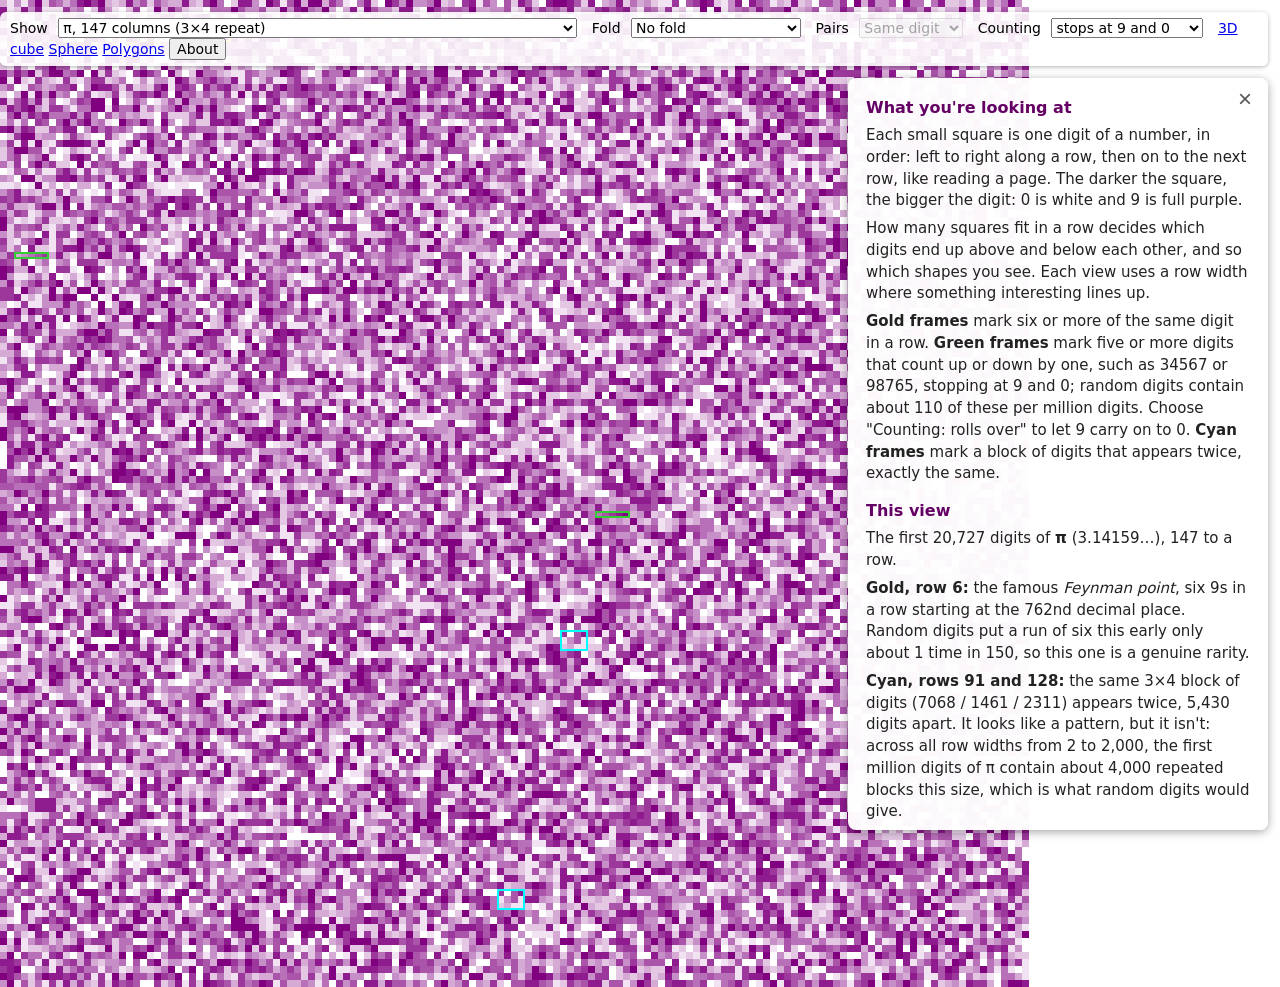
<file: index.html>
<!DOCTYPE html>
<html lang="en">
<head>
  <!-- The ?v= numbers make browsers fetch new copies after an update; change them when the files change -->
  <meta charset="UTF-8">
  <meta name="viewport" content="width=device-width, initial-scale=1.0">
  <title>Pi Mosaic</title>
  <link rel="stylesheet" href="piStyle.css?v=2026-11-10b">
</head>
<body>
  <!-- Menus for choosing which number and width to show, and whether to fold it; pi.js fills in the options -->
  <div id="viewMenu">
    <label>Show <select id="viewSelect"></select></label>
    <label>Fold <select id="foldSelect"></select></label>
    <label>Pairs <select id="pairSelect"></select></label>
    <label>Counting <select id="rolloverSelect"></select></label>
    <span id="foldInfo"></span>
    <a href="cube.html">3D cube</a>
    <a href="sphere.html">Sphere</a>
    <a href="polygons.html">Polygons</a>
    <button id="aboutButton" type="button" aria-controls="aboutPanel">About</button>
  </div>

  <!-- Plain-English explanation of what's on screen; the page's script fills in the text -->
  <aside id="aboutPanel" hidden>
    <button id="aboutClose" type="button" aria-label="Close">×</button>
    <div id="aboutText"></div>
  </aside>

  <!-- digits.js has the digit formulas; pi.js appends #piContainer to <body>, so it must load after <body> exists -->
  <script src="digits.js?v=2026-11-10b"></script>
  <script src="about.js?v=2026-11-10b"></script>
  <script src="pi.js?v=2026-11-10b"></script>
</body>
</html>
</file>
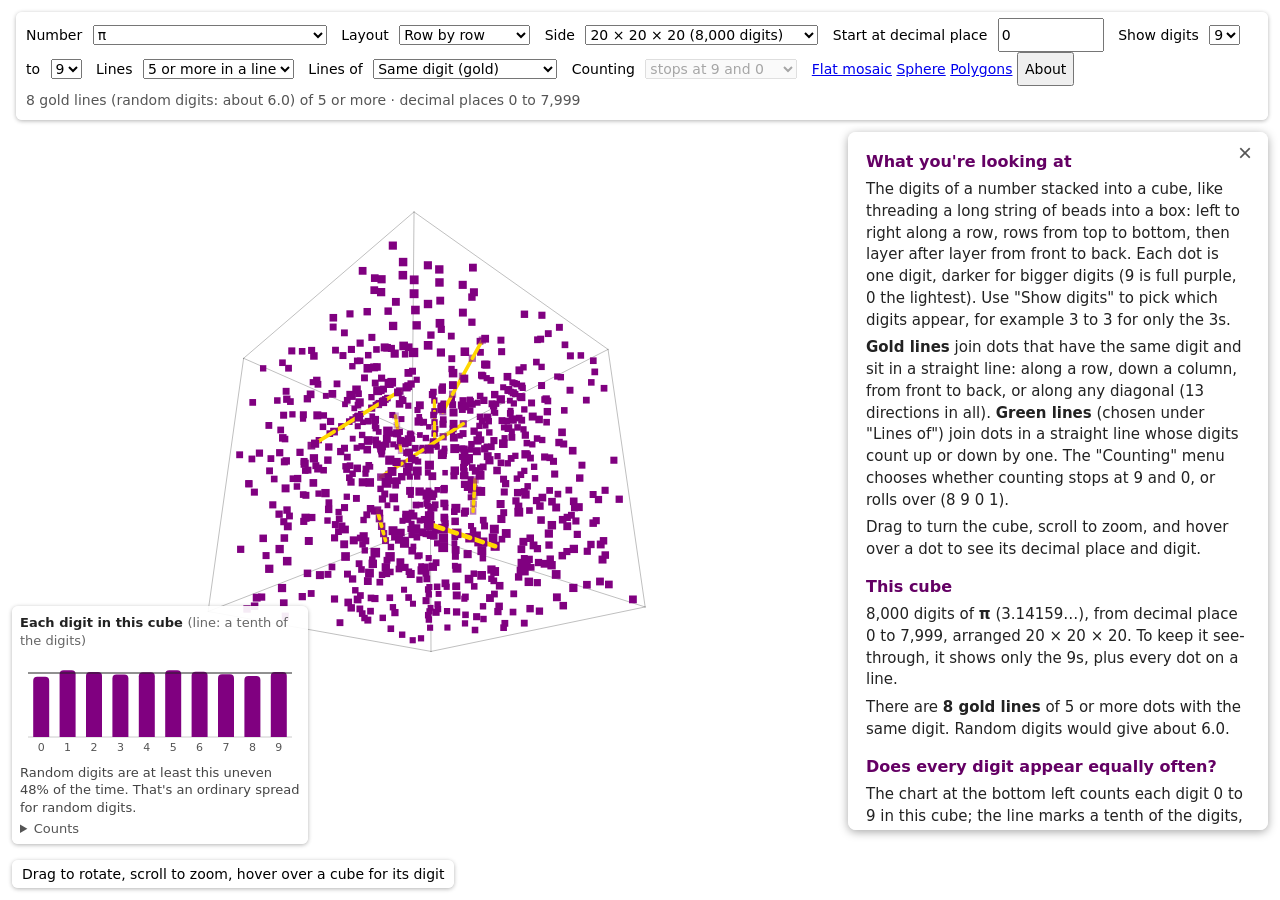
<file: cube.html>
<!DOCTYPE html>
<html lang="en">
<head>
  <!-- The ?v= numbers make browsers fetch new copies after an update; change them when the files change -->
  <meta charset="UTF-8">
  <meta name="viewport" content="width=device-width, initial-scale=1.0">
  <title>Pi Mosaic: 3D cube</title>
  <link rel="stylesheet" href="piStyle.css?v=2026-11-10b">
</head>
<body class="cubePage">
  <!-- cube.js draws the digit cube here; drag to rotate, scroll to zoom -->
  <canvas id="cubeCanvas"></canvas>

  <!-- Controls; cube.js fills in the options -->
  <div id="cubeMenu">
    <label>Number <select id="cubeNumber"></select></label>
    <label>Layout <select id="cubeLayout"></select></label>
    <label>Side <select id="cubeSide"></select></label>
    <label>Start at decimal place <input id="cubeStart" type="number" min="0" max="500000" step="1" value="0"></label>
    <label>Show digits <select id="cubeFrom"></select> to <select id="cubeTo"></select></label>
    <label>Lines <select id="cubeLines"></select></label>
    <label>Lines of <select id="cubeKind"></select></label>
    <label>Counting <select id="cubeRollover"></select></label>
    <a href="index.html">Flat mosaic</a>
    <a href="sphere.html">Sphere</a>
    <a href="polygons.html">Polygons</a>
    <button id="aboutButton" type="button" aria-controls="aboutPanel">About</button>
    <div id="cubeSummary"></div>
  </div>
  <!-- Plain-English explanation of what's on screen; the page's script fills in the text -->
  <aside id="aboutPanel" hidden>
    <button id="aboutClose" type="button" aria-label="Close">×</button>
    <div id="aboutText"></div>
  </aside>
  <!-- How often each digit appears in the cube; cube.js draws the chart -->
  <div id="digitPanel"></div>
  <div id="cubeInfo">Drag to rotate, scroll to zoom, hover over a cube for its digit</div>

  <!-- digits.js has the digit formulas used by cube.js -->
  <script src="digits.js?v=2026-11-10b"></script>
  <script src="about.js?v=2026-11-10b"></script>
  <script src="cube.js?v=2026-11-10b"></script>
</body>
</html>
</file>
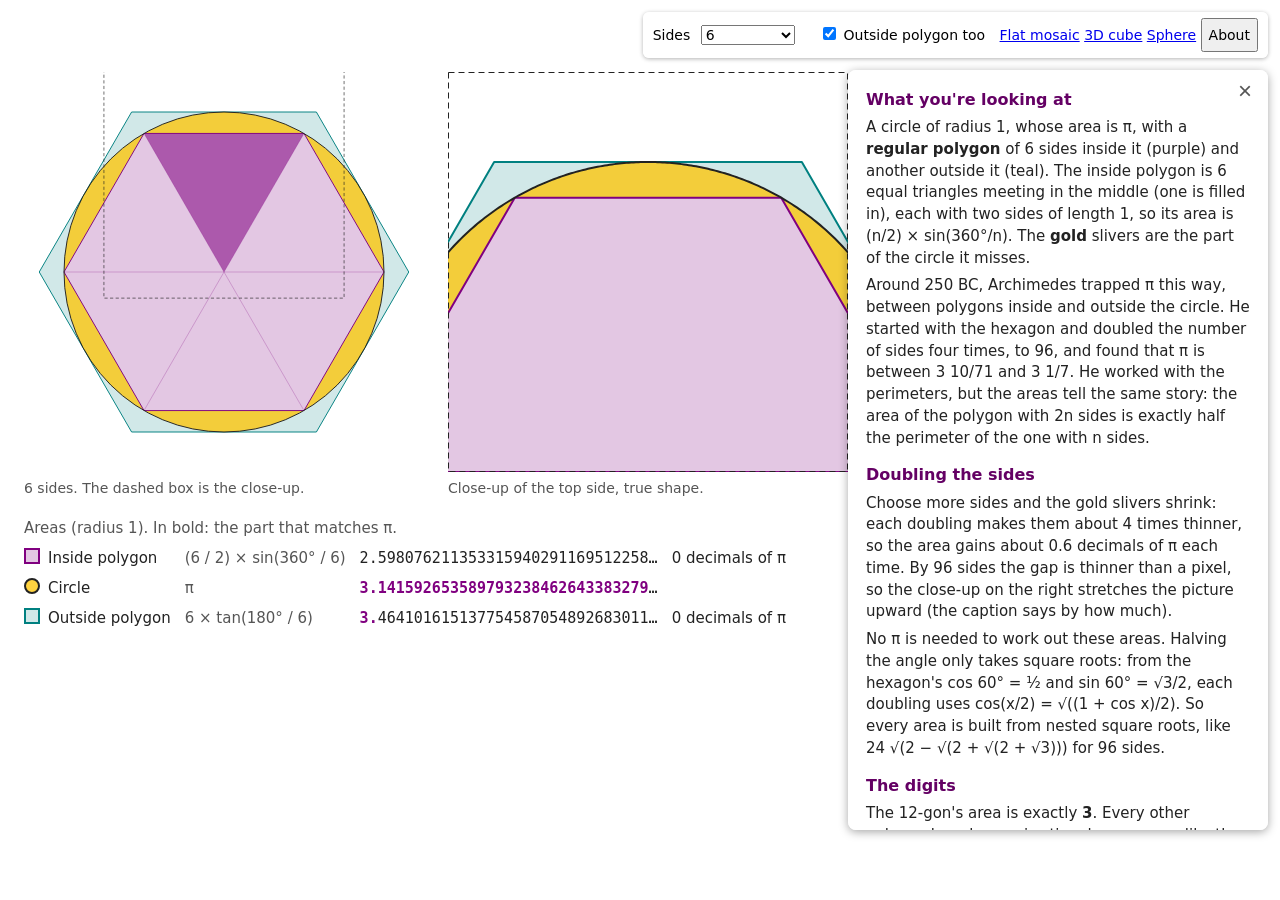
<file: polygons.html>
<!DOCTYPE html>
<html lang="en">
<head>
  <!-- The ?v= numbers make browsers fetch new copies after an update; change them when the files change -->
  <meta charset="UTF-8">
  <meta name="viewport" content="width=device-width, initial-scale=1.0">
  <title>Pi Mosaic: Archimedes' polygons</title>
  <link rel="stylesheet" href="piStyle.css?v=2026-11-10b">
</head>
<body class="polygonPage">
  <!-- Controls; polygons.js fills in the options -->
  <div id="polygonMenu">
    <label>Sides <select id="polygonSides"></select></label>
    <label><input id="polygonOutside" type="checkbox" checked> Outside polygon too</label>
    <a href="index.html">Flat mosaic</a>
    <a href="cube.html">3D cube</a>
    <a href="sphere.html">Sphere</a>
    <button id="aboutButton" type="button" aria-controls="aboutPanel">About</button>
  </div>
  <!-- Plain-English explanation of what's on screen; the page's script fills in the text -->
  <aside id="aboutPanel" hidden>
    <button id="aboutClose" type="button" aria-label="Close">×</button>
    <div id="aboutText"></div>
  </aside>

  <!-- polygons.js draws the two pictures and writes the areas -->
  <main id="polygonMain">
    <div id="polygonPictures">
      <figure>
        <svg id="polygonWhole" viewBox="-1.25 -1.25 2.5 2.5" role="img" aria-label="The polygon inside the circle"></svg>
        <figcaption id="wholeCaption"></figcaption>
      </figure>
      <figure>
        <svg id="polygonCloseUp" viewBox="0 0 400 400" role="img" aria-label="Close-up of the top side"></svg>
        <figcaption id="closeUpCaption"></figcaption>
      </figure>
    </div>
    <table id="polygonAreas"></table>
  </main>

  <!-- digits.js has the digit formulas used by polygons.js -->
  <script src="digits.js?v=2026-11-10b"></script>
  <script src="about.js?v=2026-11-10b"></script>
  <script src="polygons.js?v=2026-11-10b"></script>
</body>
</html>
</file>
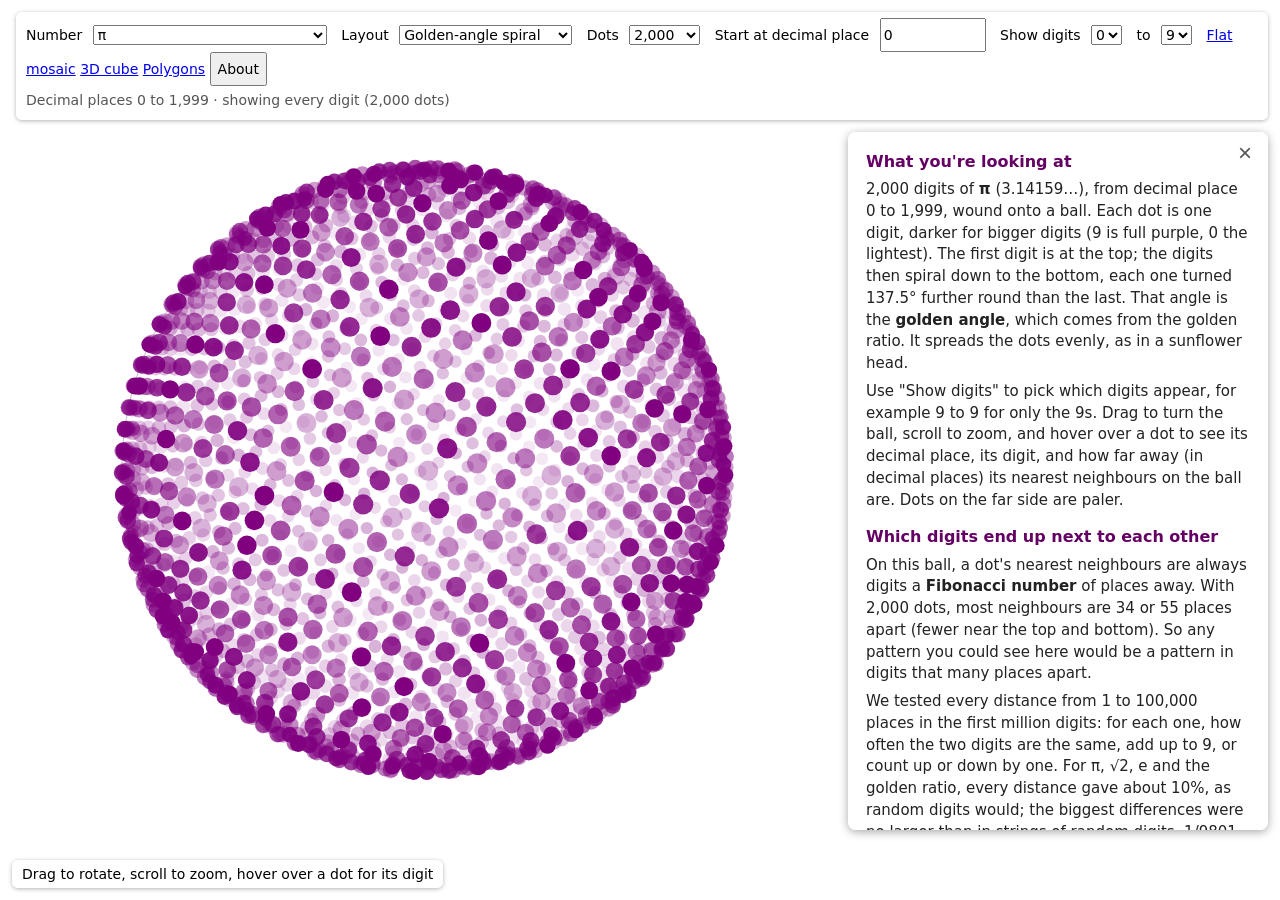
<file: sphere.html>
<!DOCTYPE html>
<html lang="en">
<head>
  <!-- The ?v= numbers make browsers fetch new copies after an update; change them when the files change -->
  <meta charset="UTF-8">
  <meta name="viewport" content="width=device-width, initial-scale=1.0">
  <title>Pi Mosaic: sphere</title>
  <link rel="stylesheet" href="piStyle.css?v=2026-11-10b">
</head>
<body class="cubePage">
  <!-- sphere.js draws the digit sphere here; drag to rotate, scroll to zoom -->
  <canvas id="sphereCanvas"></canvas>

  <!-- Controls; sphere.js fills in the options -->
  <div id="sphereMenu">
    <label>Number <select id="sphereNumber"></select></label>
    <label>Layout <select id="sphereLayout"></select></label>
    <label id="sphereCountLabel">Dots <select id="sphereCount"></select></label>
    <label id="sphereRadiusLabel">Radius <select id="sphereRadius"></select></label>
    <label>Start at decimal place <input id="sphereStart" type="number" min="0" max="500000" step="1" value="0"></label>
    <label>Show digits <select id="sphereFrom"></select> to <select id="sphereTo"></select></label>
    <a href="index.html">Flat mosaic</a>
    <a href="cube.html">3D cube</a>
    <a href="polygons.html">Polygons</a>
    <button id="aboutButton" type="button" aria-controls="aboutPanel">About</button>
    <div id="sphereSummary"></div>
  </div>
  <!-- Plain-English explanation of what's on screen; the page's script fills in the text -->
  <aside id="aboutPanel" hidden>
    <button id="aboutClose" type="button" aria-label="Close">×</button>
    <div id="aboutText"></div>
  </aside>
  <div id="sphereInfo">Drag to rotate, scroll to zoom, hover over a dot for its digit</div>

  <!-- digits.js has the digit formulas used by sphere.js -->
  <script src="digits.js?v=2026-11-10b"></script>
  <script src="about.js?v=2026-11-10b"></script>
  <script src="sphere.js?v=2026-11-10b"></script>
</body>
</html>
</file>
<file: piStyle.css>
body {
  margin: 0;
}

#piContainer {
  display: flex;
  flex-wrap: wrap;
  /* width and height are set in pi.js from the number of columns and rows */
}

#piContainer > div {
  width: 50px;
  height: 50px;
  margin: 0px;
  /*border-radius: 5%;*/
}

/* Menus: stay in the top-right corner while the mosaic scrolls underneath */
#viewMenu, #cubeMenu, #sphereMenu {
  position: fixed;
  top: 12px;
  right: 12px;
  z-index: 1;
  padding: 6px 10px;
  border-radius: 6px;
  background: rgba(255, 255, 255, 0.9);
  box-shadow: 0 1px 4px rgba(0, 0, 0, 0.3);
  font: 14px system-ui, sans-serif;
}

#viewMenu select, #cubeMenu select, #cubeMenu input, #sphereMenu select, #sphereMenu input {
  margin: 0 10px 0 6px;
  font: inherit;
}

/* 3D cube and sphere pages (cube.html, sphere.html): the canvas fills the window */
.cubePage {
  overflow: hidden;
}

#cubeCanvas, #sphereCanvas {
  position: fixed;
  top: 0;
  left: 0;
  cursor: grab;
  touch-action: none;
}

#cubeMenu, #sphereMenu {
  max-width: calc(100vw - 48px);
  line-height: 2;
}

#cubeStart, #sphereStart {
  width: 7em;
}

#cubeSummary, #sphereSummary {
  color: #555;
}

#cubeInfo, #sphereInfo {
  position: fixed;
  left: 12px;
  bottom: 12px;
  padding: 6px 10px;
  border-radius: 6px;
  background: rgba(255, 255, 255, 0.9);
  box-shadow: 0 1px 4px rgba(0, 0, 0, 0.3);
  font: 14px system-ui, sans-serif;
}

/* About panel: plain-English explanation, on the right below the menu (about.js sets its top) */
#aboutPanel {
  position: fixed;
  top: 60px;
  right: 12px;
  z-index: 2;
  width: min(420px, calc(100vw - 24px));
  max-height: calc(100vh - 80px);
  overflow-y: auto;
  box-sizing: border-box;
  padding: 4px 18px 12px;
  border-radius: 8px;
  background: rgba(255, 255, 255, 0.97);
  box-shadow: 0 2px 10px rgba(0, 0, 0, 0.35);
  font: 15px/1.45 system-ui, sans-serif;
  color: #222;
}

#aboutPanel[hidden] {
  display: none;
}

#aboutPanel h2 {
  margin: 14px 0 4px;
  font-size: 16px;
  color: rgb(100, 0, 100);
}

#aboutPanel p {
  margin: 6px 0;
}

#aboutClose {
  position: sticky;
  top: 0;
  float: right;
  margin: 4px -8px 0 8px;
  border: none;
  background: none;
  font-size: 24px;
  line-height: 1;
  cursor: pointer;
  color: #555;
}

.aboutLinks {
  padding-top: 8px;
  border-top: 1px solid #ddd;
}

#aboutButton {
  font: inherit;
  cursor: pointer;
}

/* Digit chart on the cube page: one series, recessive axis, hairline for "a tenth of the digits" */
#digitPanel {
  position: fixed;
  left: 12px;
  bottom: 56px;
  width: 296px;
  box-sizing: border-box;
  padding: 8px 8px 6px;
  border-radius: 6px;
  background: rgba(255, 255, 255, 0.92);
  box-shadow: 0 1px 4px rgba(0, 0, 0, 0.3);
  font: 13px/1.35 system-ui, sans-serif;
  color: #222;
}

#digitPanel .digitTitle {
  font-weight: 600;
}

#digitPanel .digitTitle span {
  font-weight: 400;
  color: #666;
}

#digitPanel svg text {
  font: 11px system-ui, sans-serif;
  fill: #555;
}

#digitPanel .axis {
  stroke: #ccc;
  stroke-width: 1;
}

#digitPanel .expected {
  stroke: #222;
  stroke-width: 1;
}

#digitPanel .digitColumn:hover path {
  fill: rgb(90, 0, 90);
}

#digitPanel .digitVerdict {
  color: #444;
}

#digitPanel details {
  margin-top: 4px;
  color: #555;
}

#digitPanel table {
  border-collapse: collapse;
  font-variant-numeric: tabular-nums;
  font-size: 11px;
}

#digitPanel td, #digitPanel th {
  padding: 1px 3px;
  text-align: right;
}

/* Archimedes' polygons page (polygons.html): two pictures side by side, the areas underneath */
#polygonMenu {
  position: fixed;
  top: 12px;
  right: 12px;
  z-index: 1;
  max-width: calc(100vw - 48px);
  padding: 6px 10px;
  border-radius: 6px;
  background: rgba(255, 255, 255, 0.9);
  box-shadow: 0 1px 4px rgba(0, 0, 0, 0.3);
  font: 14px system-ui, sans-serif;
  line-height: 2;
}

#polygonMenu select {
  margin: 0 10px 0 6px;
  font: inherit;
}

#polygonMenu label {
  margin-right: 10px;
}

#polygonMain {
  padding: 72px 24px 24px;
  font: 15px/1.45 system-ui, sans-serif;
  color: #222;
}

#polygonPictures {
  display: flex;
  flex-wrap: wrap;
  gap: 24px;
}

#polygonPictures figure {
  margin: 0;
  width: min(400px, calc(100vw - 48px));
}

#polygonPictures svg {
  display: block;
  width: 100%;
  height: auto;
  aspect-ratio: 1;
}

#polygonPictures figcaption {
  margin-top: 6px;
  color: #555;
  font-size: 14px;
}

#polygonAreas {
  margin-top: 20px;
  border-collapse: collapse;
}

#polygonAreas caption {
  text-align: left;
  color: #555;
  padding-bottom: 4px;
}

#polygonAreas td {
  padding: 4px 14px 4px 0;
  vertical-align: baseline;
}

#polygonAreas .col1 {
  color: #555;
}

#polygonAreas .col2 {
  font-family: ui-monospace, Menlo, monospace;
}

#polygonAreas .shared {
  color: rgb(128, 0, 128);
}

#polygonAreas .key {
  display: inline-block;
  width: 12px;
  height: 12px;
  margin-right: 8px;
  border: 2px solid;
  vertical-align: -1px;
}

#polygonAreas .insideKey { border-color: rgb(128, 0, 128); background: rgba(128, 0, 128, 0.22); }
#polygonAreas .circleKey { border-color: #222; border-radius: 50%; background: rgba(255, 196, 0, 0.75); }
#polygonAreas .outsideKey { border-color: rgb(0, 128, 128); background: rgba(0, 128, 128, 0.18); }
</file>
